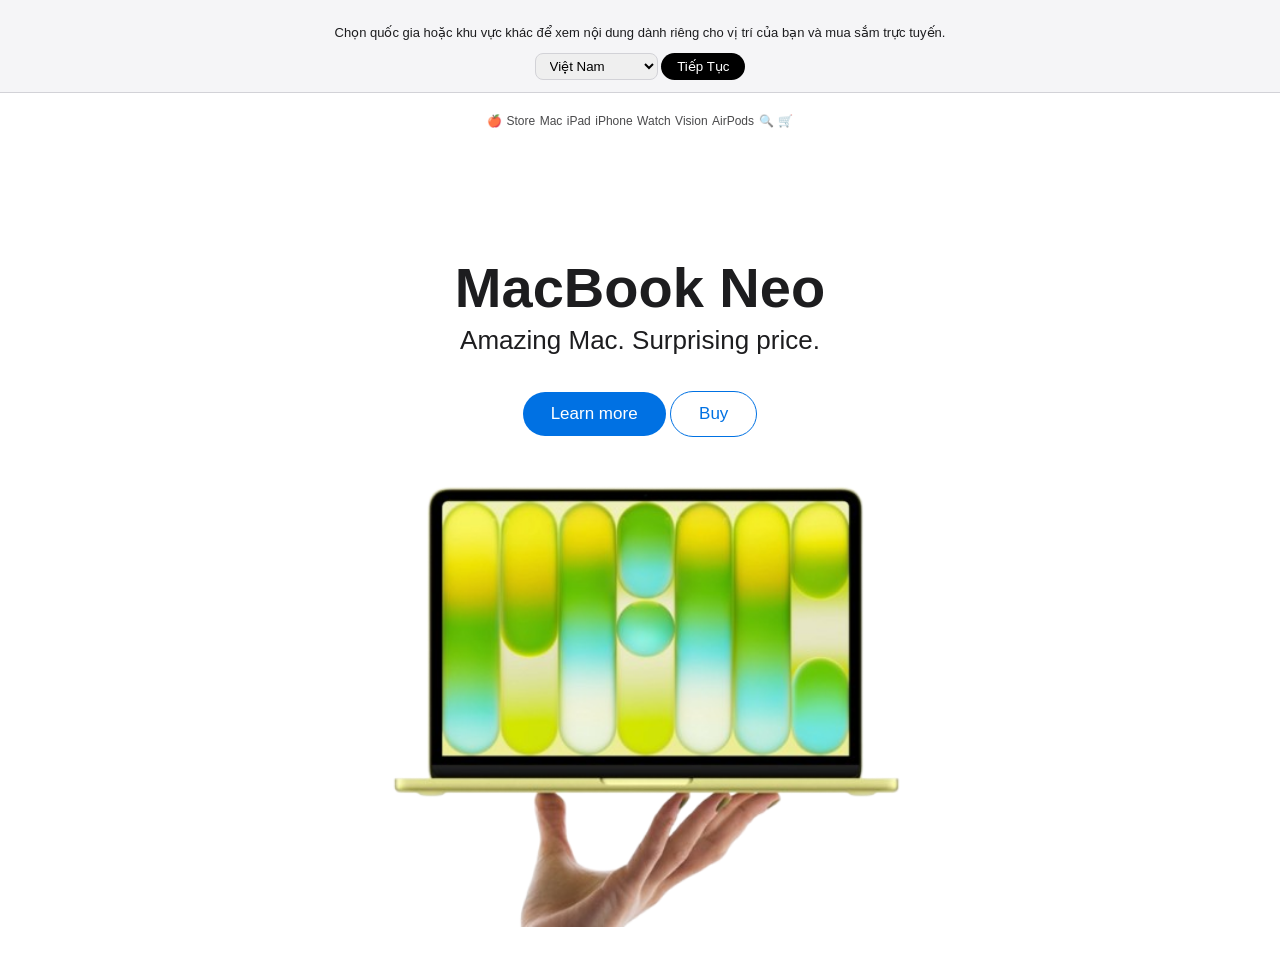
<file: index.html>
<!DOCTYPE html>
<html lang="vi">
<head>
    <meta charset="UTF-8">
    <meta name="viewport" content="width=device-width, initial-scale=1.0">
    <title>Dương Trí Đạt - MacBook Neo Project</title>
    <link rel="stylesheet" href="style.css">
</head>
<body>

    <div id="QuocGia">
        <div class="top-bar-content">
            <p>Chọn quốc gia hoặc khu vực khác để xem nội dung dành riêng cho vị trí của bạn và mua sắm trực tuyến.</p>
            <div class="controls">
                <select>
                    <option>Việt Nam</option>
                    <option>United States</option>
                </select>
                <button class="btn-continue">Tiếp Tục</button>
            </div>
        </div>
    </div>

    <nav id="navigation">
        <div class="nav-container">
            <a href="#">🍎</a>
            <a href="#">Store</a> <a href="#">Mac</a> <a href="#">iPad</a> <a href="#">iPhone</a>
            <a href="#">Watch</a> <a href="#">Vision</a> <a href="#">AirPods</a>
            <a href="#">🔍</a> <a href="#">🛒</a>
        </div>
    </nav>

    <main id="NoiDung">
        <div class="product-info">
            <h1>MacBook Neo</h1>
            <h2>Amazing Mac. Surprising price.</h2>
            <div class="cta-buttons">
                <button class="btn-blue">Learn more</button>
                <button class="btn-outline">Buy</button>
            </div>
        </div>
       <div class="product-image">
    <img src="macbookneo.png" alt="MacBook Neo">
</div>
    </main>

</body>
</html>
</file>
<file: style.css>
html, body {
    background-color: #ffffff !important;
    color: #1d1d1f !important;
    margin: 0;
    padding: 0;
    font-family: -apple-system, BlinkMacSystemFont, "Segoe UI", Roboto, sans-serif;
}

#QuocGia {
    background-color: #f5f5f7 !important;
    padding: 12px 0;
    text-align: center;
    font-size: 13px;
    border-bottom: 1px solid #d2d2d7;
}

#QuocGia select {
    padding: 4px 10px;
    border-radius: 8px;
    border: 1px solid #d2d2d7;
}

#QuocGia button {
    background-color: #000 !important;
    color: #fff !important;
    border: none;
    padding: 6px 16px;
    border-radius: 15px;
    cursor: pointer;
}

#navigation {
    display: flex;
    justify-content: center;
    gap: 35px;
    padding: 18px 0;
}

#navigation a {
    text-decoration: none;
    color: #1d1d1f;
    font-size: 12px;
    opacity: 0.8;
}

#NoiDung {
    text-align: center;
    padding-top: 70px;
}

h1 {
    font-size: 56px;
    font-weight: 700;
    margin-bottom: 5px;
}

h2 {
    font-size: 26px;
    font-weight: 300;
    margin-top: 0;
    margin-bottom: 35px;
}

.btn-blue {
    background-color: #0071e3 !important;
    color: white !important;
    border: none;
    padding: 12px 28px;
    border-radius: 25px;
    font-size: 17px;
    cursor: pointer;
}

.btn-outline {
    background-color: transparent !important;
    color: #0071e3 !important;
    border: 1px solid #0071e3 !important;
    padding: 12px 28px;
    border-radius: 25px;
    font-size: 17px;
    cursor: pointer;
}

img {
    max-width: 800px !important;
    width: 90% !important;
    display: block;
    margin: 40px auto;
}

footer {
    margin-top: 100px;
    padding: 30px;
    text-align: center;
    font-size: 12px;
    color: #86868b;
}
</file>
